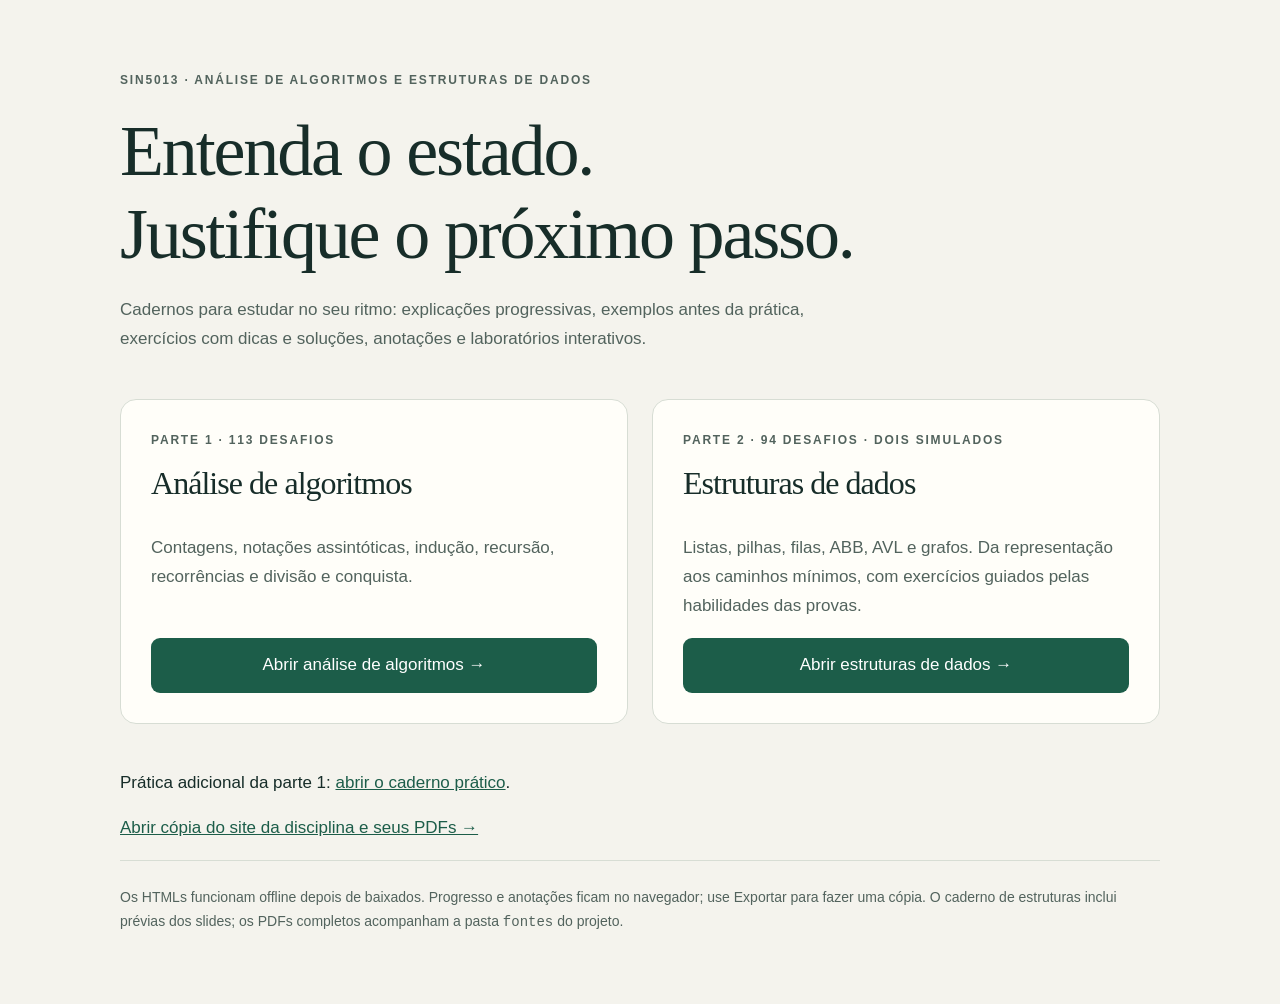
<file: index.html>
<!doctype html>
<html lang="pt-BR"><head><meta charset="utf-8"><meta name="viewport" content="width=device-width,initial-scale=1"><title>SIN5013 · Cadernos de estudo</title><meta name="description" content="Cadernos offline de análise de algoritmos e estruturas de dados de SIN5013."><style>
:root{color-scheme:light}*{box-sizing:border-box}body{margin:0;background:#f4f3ed;color:#172d29;font:17px/1.7 Inter,Segoe UI,Arial,sans-serif}main{max-width:1100px;padding:70px 30px;margin:auto}.eyebrow{font-size:12px;font-weight:700;letter-spacing:.15em;color:#52635d}h1,h2{font-family:Georgia,serif;font-weight:500;line-height:1.15;letter-spacing:-.03em}h1{font-size:clamp(42px,7vw,72px);margin:20px 0}h2{font-size:32px;margin:15px 0}.intro{max-width:690px;color:#52635d}.grid{display:grid;grid-template-columns:1fr 1fr;gap:24px;margin:45px 0}.card{background:#fffef9;border:1px solid #d7ddd4;border-radius:16px;padding:30px;display:flex;flex-direction:column}.card p{color:#52635d}.card a{margin-top:auto;display:block;text-align:center;background:#1c5d49;color:white;padding:13px 18px;border-radius:9px;text-decoration:none}a{color:#1c5d49}a:focus-visible{outline:3px solid #be8a28;outline-offset:4px}footer{border-top:1px solid #d7ddd4;padding-top:25px;font-size:14px;color:#52635d}@media(max-width:700px){main{padding:38px 22px}.grid{grid-template-columns:1fr}.card{padding:24px}}
</style></head><body><main><div class="eyebrow">SIN5013 · ANÁLISE DE ALGORITMOS E ESTRUTURAS DE DADOS</div><h1>Entenda o estado.<br>Justifique o próximo passo.</h1><p class="intro">Cadernos para estudar no seu ritmo: explicações progressivas, exemplos antes da prática, exercícios com dicas e soluções, anotações e laboratórios interativos.</p><div class="grid"><article class="card"><div class="eyebrow">PARTE 1 · 113 DESAFIOS</div><h2>Análise de algoritmos</h2><p>Contagens, notações assintóticas, indução, recursão, recorrências e divisão e conquista.</p><a href="SIN5013-estudo.html">Abrir análise de algoritmos →</a></article><article class="card"><div class="eyebrow">PARTE 2 · 94 DESAFIOS · DOIS SIMULADOS</div><h2>Estruturas de dados</h2><p>Listas, pilhas, filas, ABB, AVL e grafos. Da representação aos caminhos mínimos, com exercícios guiados pelas habilidades das provas.</p><a href="SIN5013-estruturas-de-dados.html">Abrir estruturas de dados →</a></article></div><p>Prática adicional da parte 1: <a href="SIN5013-caderno-pratico-v2.html">abrir o caderno prático</a>.</p><p><a href="site-disciplina/">Abrir cópia do site da disciplina e seus PDFs →</a></p><footer>Os HTMLs funcionam offline depois de baixados. Progresso e anotações ficam no navegador; use Exportar para fazer uma cópia. O caderno de estruturas inclui prévias dos slides; os PDFs completos acompanham a pasta <code>fontes</code> do projeto.</footer></main></body></html>
</file>
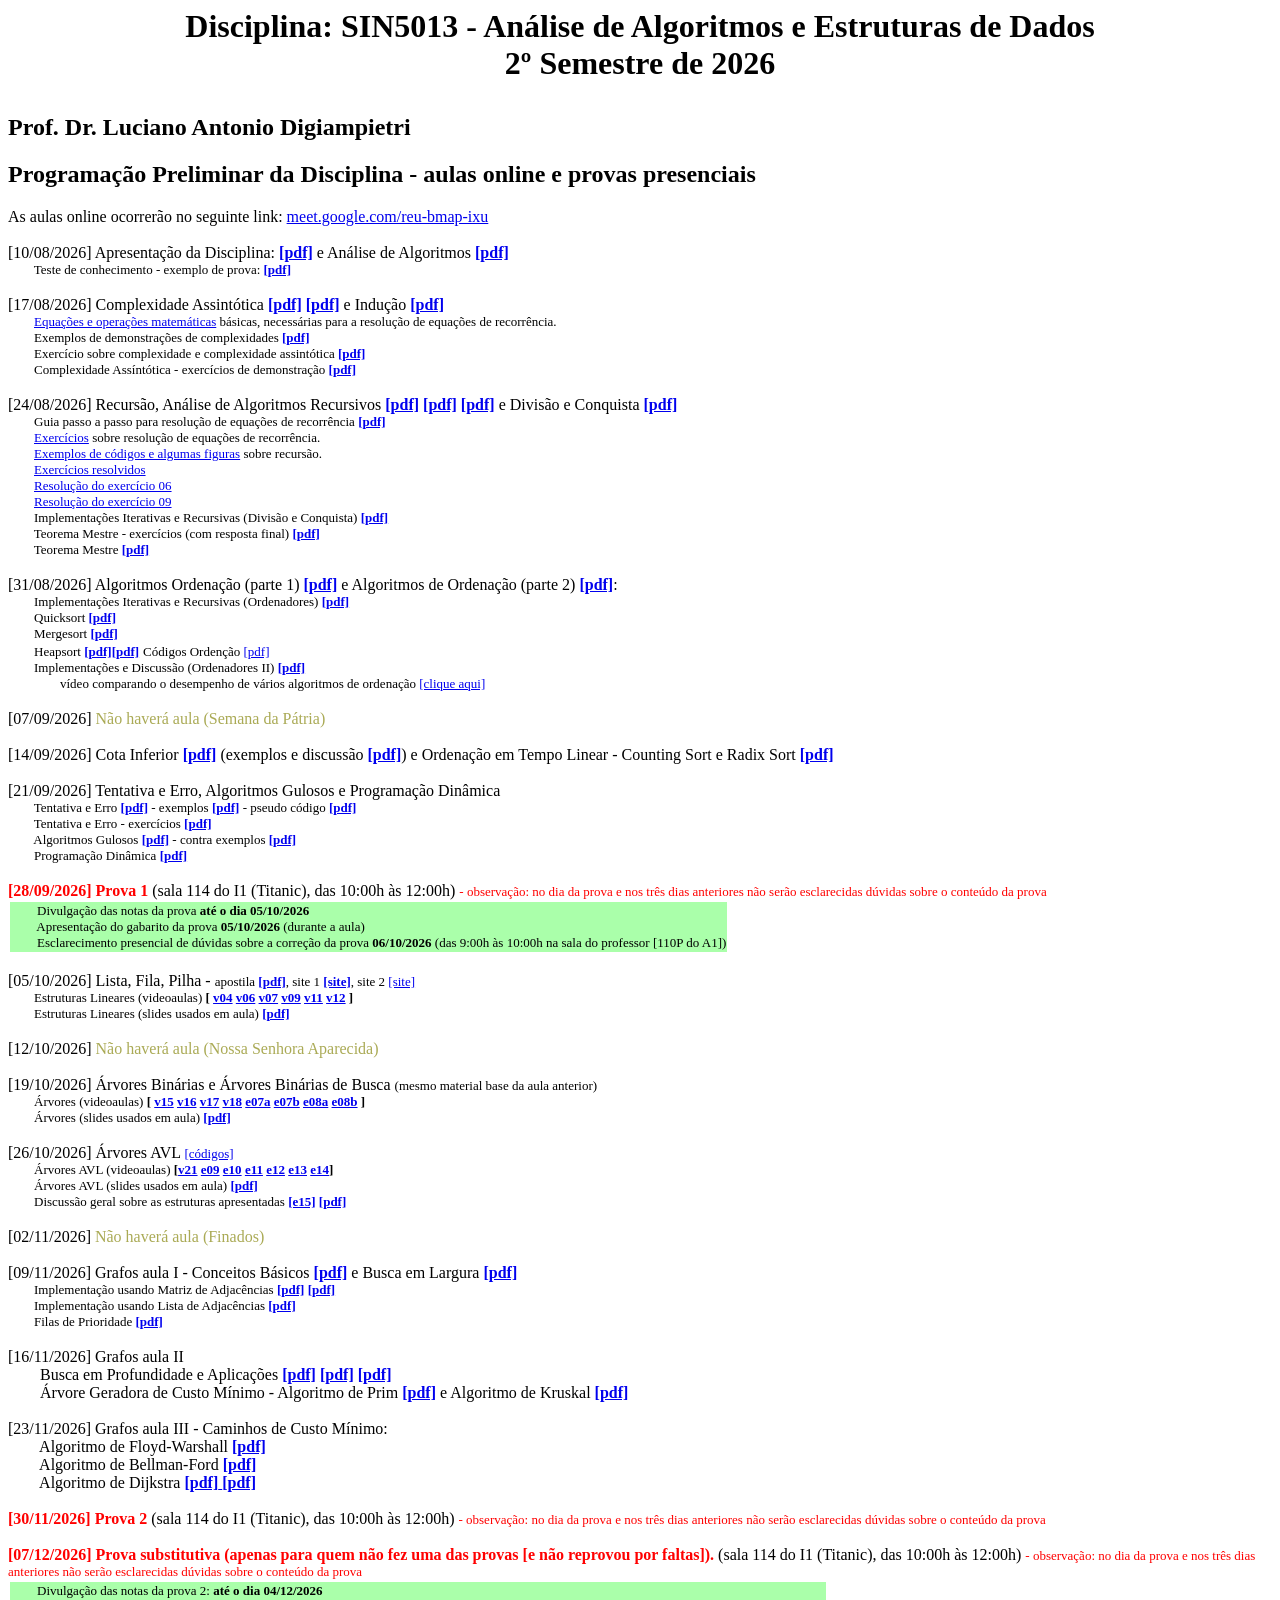
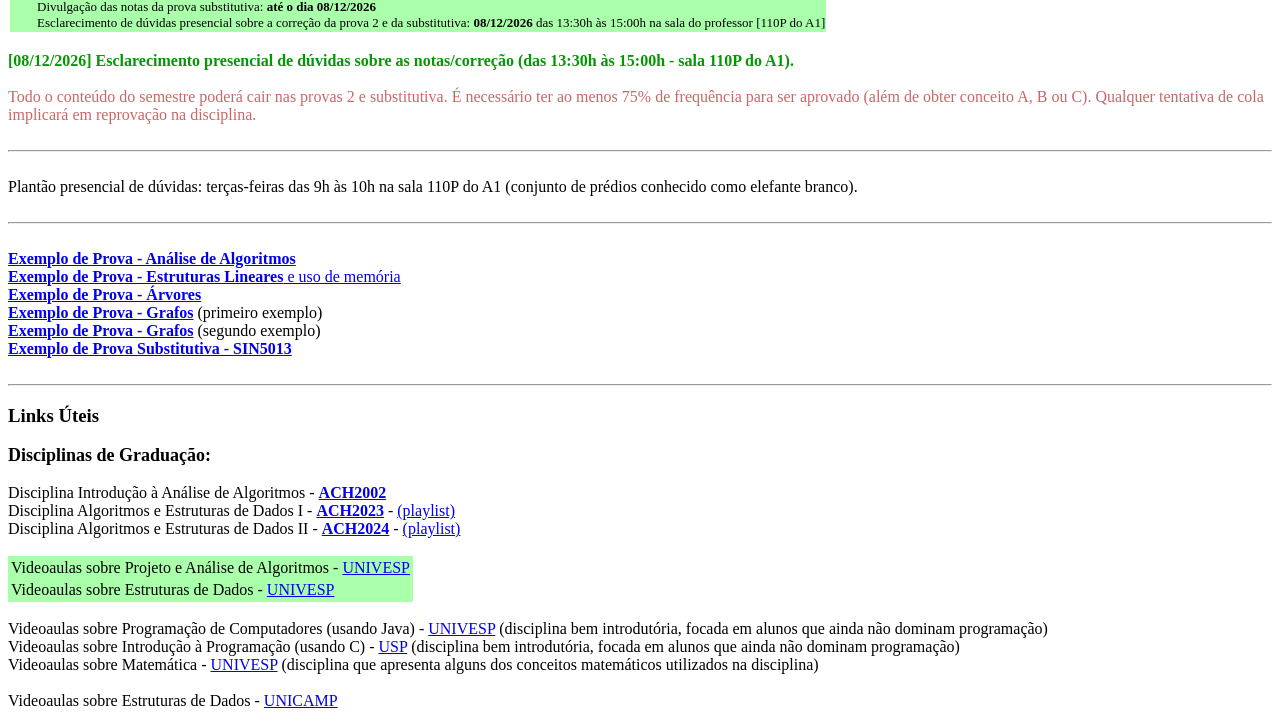
<file: site-disciplina/index.html>
<html><head><meta http-equiv="Content-Type" content="text/html; charset=utf-8"><title>SIN5013 - 2º Semestre de 2026</title></head><body>

  <center><b><font size="+3">
  <p>Disciplina: SIN5013 - Análise de Algoritmos e Estruturas de Dados<br>2º Semestre de 2026</p>
  </font></b></center>
<b>  </b><p><b><font size="+2">
    Prof. Dr. Luciano Antonio Digiampietri</font></b></p>

<!--
	<b><font color=#55CC55 size=4>Notas e Frequências: <a href="Notas.pdf">[pdf]</a></font></b><br>
	<br>
	-->
	<h2>Programação Preliminar da Disciplina - aulas online e provas presenciais</h2>
	
	As aulas online ocorrerão no seguinte link: <a href="https://meet.google.com/reu-bmap-ixu">meet.google.com/reu-bmap-ixu</a>
		
	<br><br>[10/08/2026] Apresentação da Disciplina: <a href="SIN5013-2026.pdf"><b>[pdf]</b></a> e Análise de Algoritmos <a href="ACH2002/aula02.pdf"><b>[pdf]</b></a>
	<br><font size="-1">&nbsp; &nbsp; &nbsp; &nbsp; Teste de conhecimento - exemplo de prova: <a href="Prova0.pdf"><b>[pdf]</a></b><!--, gabarito: <a href="Prova0_gabarito.pdf"><b>[pdf]</a></b>--> </font>
	<br>
	

	
	<br>[17/08/2026] Complexidade Assintótica <a href="ACH2002/aula03.pdf"><b>[pdf]</b></a> <a href="ACH2002/aula04.pdf"><b>[pdf]</b></a> e Indução <a href="ACH2002/aula05.pdf"><b>[pdf]</b></a>
	<br><font size="-1">&nbsp; &nbsp; &nbsp; &nbsp; <a href="ACH2002/ConceitosBasicos.pdf">Equações e operações matemáticas</a> básicas, necessárias para a resolução de equações de recorrência.</font>
	<br><font size="-1">&nbsp; &nbsp; &nbsp; &nbsp; Exemplos de demonstrações de complexidades <a href="ACH2002/ExemplosComplexidadeAssintotica.pdf"><b>[pdf]</b></a></font>
	<br><font size="-1">&nbsp; &nbsp; &nbsp; &nbsp; Exercício sobre complexidade e complexidade assintótica <a href="ACH2002/ExercicioComplexidadeAssintotica.pdf"><b>[pdf]</b></a></font>
	<br><font size="-1">&nbsp; &nbsp; &nbsp; &nbsp; Complexidade Assíntótica - exercícios de demonstração <a href="ACH2002/complexidadeAssintotica_exercicios.pdf"><b>[pdf]</b></a></font>

<!--	<br><font size="-1">&nbsp; &nbsp; &nbsp; &nbsp; Exemplos de demonstrações de complexidades <a href="02-ExemplosComplexidadeAssintotica.pdf"><b>[pdf]</b></a></font>
	<br><font size="-1">&nbsp; &nbsp; &nbsp; &nbsp; Discussão sobre o exercício do final da aula <a href="ExercicioComplexidadeAssintotica_Discussao.pdf"><b>[pdf]</b></a></font>
		<br><font size="-1">&nbsp; &nbsp; &nbsp; &nbsp; Complexidade Assíntótica - exercícios de demonstração <a href="02-complexidadeAssintotica_exercicios.pdf"><b>[pdf]</b></a></font>
	<br>
-->	
	<!-- <h2><font color="#0000ff">Programação Preliminar da Disciplina</font></h2> -->

	
	<br><br>[24/08/2026] Recursão, Análise de Algoritmos Recursivos <a href="ACH2002/aula06.pdf"><b>[pdf]</b></a> <a href="ACH2002/aula07.pdf"><b>[pdf]</b></a> <a href="ACH2002/aula09.pdf"><b>[pdf]</b></a> e Divisão e Conquista <a href="ACH2002/aula10.pdf"><b>[pdf]</b></a>
	<br><font size="-1">&nbsp; &nbsp; &nbsp; &nbsp; Guia passo a passo para resolução de equações de recorrência <a href="resolucaoEquacaoDeRecorrencia.pdf"><b>[pdf]</b></a></font>

	<br><font size="-1">&nbsp; &nbsp; &nbsp; &nbsp; <a href="ACH2002/ExerciciosResolucaoDeEquacoesDeRecorrencia.pdf">Exercícios</a> sobre resolução de equações de recorrência.</font>
	<br><font size="-1">&nbsp; &nbsp; &nbsp; &nbsp; <a href="04-inducaoII_exemplos.pdf">Exemplos de códigos e algumas figuras</a> sobre recursão.</font>
	<br><font size="-1">&nbsp; &nbsp; &nbsp; &nbsp; <a href="04-ResolucoesDuranteAAula.pdf">Exercícios resolvidos</a> </font>
	<br><font size="-1">&nbsp; &nbsp; &nbsp; &nbsp; <a href="04-ResolucaoEquacaoRecorrencia06.pdf">Resolução do exercício 06</a></font>
	<br><font size="-1">&nbsp; &nbsp; &nbsp; &nbsp; <a href="04-ResolucaoEquacaoRecorrencia09.pdf">Resolução do exercício 09</a></font>
	<br><font size="-1">&nbsp; &nbsp; &nbsp; &nbsp; Implementações Iterativas e Recursivas (Divisão e Conquista) <a href="05-divisaoEConquista_exemplos.pdf"><b>[pdf]</b></a></font>
	<br><font size="-1">&nbsp; &nbsp; &nbsp; &nbsp; Teorema Mestre - exercícios (com resposta final) <a href="ACH2002/divisaoEConquista_exercicios.pdf"><b>[pdf]</b></a></font>	
	<br><font size="-1">&nbsp; &nbsp; &nbsp; &nbsp; Teorema Mestre <a href="TeoremaMestre.pdf"><b>[pdf]</b></a></font>
	
	
	<br><br>[31/08/2026] Algoritmos Ordenação (parte 1) <a href="ACH2002/aula15.pdf"><b>[pdf]</b></a> e Algoritmos de Ordenação (parte 2) <a href="ACH2002/aula16.pdf"><b>[pdf]</b></a>:
	<br><font size="-1">&nbsp; &nbsp; &nbsp; &nbsp; Implementações Iterativas e Recursivas (Ordenadores) <a href="06-ordenacao_exemplos.pdf"><b>[pdf]</b></a></font>
    <br><font size="-1">&nbsp; &nbsp; &nbsp; &nbsp; Quicksort <a href="ACH2002/aula17.pdf"><b>[pdf]</b></a></font>
    	<br><font size="-1">&nbsp; &nbsp; &nbsp; &nbsp; Mergesort <a href="ACH2002/aula18.pdf"><b>[pdf]</b></a></font>
    <br><font size="-1">&nbsp; &nbsp; &nbsp; &nbsp; Heapsort <a href="ACH2002/aula19.pdf"><b>[pdf]</b></a><a href="ACH2002/aula20.pdf"><b>[pdf]</b></a></font>
	<font size=-1>Códigos Ordenção <a href="CodigosOrdenacao.pdf">[pdf]</a></font>
	<br><font size="-1">&nbsp; &nbsp; &nbsp; &nbsp; Implementações e Discussão (Ordenadores II) <a href="07-ordenacao_exemplosII.pdf"><b>[pdf]</b></a></font>
	<br><font size="-1">&nbsp; &nbsp; &nbsp; &nbsp; &nbsp; &nbsp; &nbsp; &nbsp; vídeo comparando o desempenho de vários algoritmos de ordenação <a href="https://www.youtube.com/watch?v=ZZuD6iUe3Pc">[clique aqui]</a></font>
	

	<br><br>[07/09/2026] <font color=#AAAA55>Não haverá aula (Semana da Pátria)</font>
	

	<br><br>[14/09/2026] Cota Inferior <a href="ACH2002/aula21.pdf"><b>[pdf]</b></a> (exemplos e discussão <a href="10-cotaInferior_exemplos.pdf"><b>[pdf]</b></a>) e Ordenação em Tempo Linear - Counting Sort e Radix Sort <a href="ACH2002/aula22.pdf"><b>[pdf]</b></a>
<!--	<br><font size="-1">&nbsp; &nbsp; &nbsp; &nbsp; Ordenação em Tempo Linear (material alternativo)<a href="11-tempoLinear.pdf"><b>[pdf]</b></a>
	<br><font size="-1">&nbsp; &nbsp; &nbsp; &nbsp; Código fonte de alguns algoritmos de ordenação em Java <a href="https://www.each.usp.br/digiampietri/SIN5013/AlgoritmosDeOrdenacao.zip"><b>[zip]</b></a></font></font>
	<br>
	-->
	
	<br><br>[21/09/2026] Tentativa e Erro, Algoritmos Gulosos e Programação Dinâmica
	<br><font size="-1">&nbsp; &nbsp; &nbsp; &nbsp; Tentativa e Erro <a href="ACH2002/aula11.pdf"><b>[pdf]</b></a> - exemplos <a href="ACH2002/aula12.pdf"><b>[pdf]</b></a>
	- pseudo código <a href="TentativaEErro_pseudoCodigo.pdf"><b>[pdf]</b></a>
			<br><font size="-1">&nbsp; &nbsp; &nbsp; &nbsp; Tentativa e Erro - exercícios <a href="12-tentativaEErro_exercicios.pdf"><b>[pdf]</b></a></font>
    <br><font size="-1">&nbsp; &nbsp; &nbsp; &nbsp; Algoritmos Gulosos <a href="ACH2002/aula13.pdf"><b>[pdf]</b></a></font> - contra exemplos <a href="13-algoritmosGulosos_MochilaBinaria_ContraExemplos.pdf"><b>[pdf]</b></a>
    <br><font size="-1">&nbsp; &nbsp; &nbsp; &nbsp; Programação Dinâmica <a href="ACH2002/aula23.pdf"><b>[pdf]</b></a></font></font>
    
    
<!--    <br><font size="-1">&nbsp; &nbsp; &nbsp; &nbsp; Algoritmos gulosos (material alternativo) <a href="14-algoritmosGulosos2.pdf"><b>[pdf]</b></a></font></font>-->

	
	
	
	<br><br><b><font color="#FF0000">[28/09/2026] Prova 1</font></b> (sala 114 do I1 (Titanic), das 10:00h às 12:00h)<font color="#FF0000"> <font size="-1"> - observação: no dia da prova e nos três dias anteriores não serão esclarecidas dúvidas sobre o conteúdo da prova</font></font>
	<table border="0"><tbody><tr><td bgcolor="#AAFFAA">
		<font size="-1">&nbsp; &nbsp; &nbsp; &nbsp; Divulgação das notas da prova <b>até o dia 05/10/2026</b></font>
		<br><font size="-1">&nbsp; &nbsp; &nbsp; &nbsp; Apresentação do gabarito da prova <b>05/10/2026</b> (durante a aula)</font> 
		<br><font size="-1">&nbsp; &nbsp; &nbsp; &nbsp; Esclarecimento presencial de dúvidas sobre a correção da prova <b>06/10/2026</b> (das 9:00h às 10:00h na sala do professor [110P do A1])</font> 
	</td></tr></tbody></table>

	
	<!-- &nbsp; &nbsp; &nbsp; &nbsp; &nbsp; &nbsp; &nbsp; <b><font color=#00CC00>Notas da Prova 1: <a href="Notas.pdf">[pdf]</a></font></b><br> -->
	

	<br>[05/10/2026] Lista, Fila, Pilha - <font size=-1>apostila <a href="ACH2023.pdf"><b>[pdf]</b></a>, site 1 <a href="https://www.each.usp.br/digiampietri/ed"><b>[site]</b></a>, site 2 <a href="https://www.each.usp.br/digiampietri/ACH2023/">[site]</a></font>
	<br><font size="-1">&nbsp; &nbsp; &nbsp; &nbsp; Estruturas Lineares (videoaulas) <b>[
		<a href="https://www.youtube.com/watch?v=iBoWPFDQC_I&list=PLxI8Can9yAHf8k8LrUePyj0y3lLpigGcl&index=4"><b>v04</b></a>
		<a href="https://www.youtube.com/watch?v=C6WOW0L1XO4&list=PLxI8Can9yAHf8k8LrUePyj0y3lLpigGcl&index=6"><b>v06</b></a>
		<a href="https://www.youtube.com/watch?v=bxwIm3F6aaQ&list=PLxI8Can9yAHf8k8LrUePyj0y3lLpigGcl&index=7"><b>v07</b></a>
		<a href="https://www.youtube.com/watch?v=iphqkUNXxek&list=PLxI8Can9yAHf8k8LrUePyj0y3lLpigGcl&index=9"><b>v09</b></a>
		<a href="https://www.youtube.com/watch?v=rIzGHX6ai70&list=PLxI8Can9yAHf8k8LrUePyj0y3lLpigGcl&index=11"><b>v11</b></a>
		<a href="https://www.youtube.com/watch?v=tdRx2UeXBK4&list=PLxI8Can9yAHf8k8LrUePyj0y3lLpigGcl&index=12"><b>v12</b></a>
		]</b></font>
	<br><font size="-1">&nbsp; &nbsp; &nbsp; &nbsp; Estruturas Lineares (slides usados em aula) <a href="15-estruturasLineares.pdf"><b>[pdf]</b></a></font>
	
	

	<br><br>[12/10/2026] <font color=#AAAA55>Não haverá aula (Nossa Senhora Aparecida)</font>
	
	
	<br><br>[19/10/2026] Árvores Binárias e Árvores Binárias de Busca <font size="-1">(mesmo material base da aula anterior)</font> 
	<br><font size="-1">&nbsp; &nbsp; &nbsp; &nbsp; Árvores (videoaulas) <b>[
		<a href="https://www.youtube.com/watch?v=eiMMtyRBYCE&list=PLxI8Can9yAHf8k8LrUePyj0y3lLpigGcl&index=15"><b>v15</b></a>
		<a href="https://www.youtube.com/watch?v=7IKXYhqipK8&list=PLxI8Can9yAHf8k8LrUePyj0y3lLpigGcl&index=16"><b>v16</b></a>
		<a href="https://www.youtube.com/watch?v=O4AqgoO42pc&list=PLxI8Can9yAHf8k8LrUePyj0y3lLpigGcl&index=17"><b>v17</b></a>
		<a href="https://www.youtube.com/watch?v=3koM42vL6js&list=PLxI8Can9yAHf8k8LrUePyj0y3lLpigGcl&index=18"><b>v18</b></a>
		<a href="https://www.youtube.com/watch?v=09YvqMSC6_I&list=PL_JAaU8k6DQXxJ_HL_kiy8_jXzGs6e6EH&index=24">e07a</a>
		<a href="https://www.youtube.com/watch?v=vwYCoBI6aZ0&list=PL_JAaU8k6DQXxJ_HL_kiy8_jXzGs6e6EH&index=25">e07b</a>
		<a href="https://www.youtube.com/watch?v=MUN1wRDJAFU&list=PL_JAaU8k6DQXxJ_HL_kiy8_jXzGs6e6EH&index=26">e08a</a>
		<a href="https://www.youtube.com/watch?v=aAgGLG38KRU&list=PL_JAaU8k6DQXxJ_HL_kiy8_jXzGs6e6EH&index=27">e08b</a>	]</b></font>
	<br><font size="-1">&nbsp; &nbsp; &nbsp; &nbsp; Árvores (slides usados em aula) <a href="16-arvores.pdf"><b>[pdf]</b></a> </font>
	

	<!-- 
	<br>[23/05/2026] Grafos aula I (parte teórica: <a href="17-grafos.pdf"><b>[pdf]</b></a>), Algoritmo de Dijkstra e algumas variações <a href="AlgoritmoDeDijkstra.pdf"><b>[pdf]</b></a>
	<br>
	
	<br>[30/05/2026] Grafos aula II (algumas implementações: <a href="AlgumasImplementacoes.pdf"><b>[pdf]</b></a>)

	<br><br>[06/06/2026] Esclarecimento de dúvidas
-->


	<br><br>[26/10/2026] Árvores AVL <font size="-1"><a href="https://www.each.usp.br/digiampietri/ACH2023/">[códigos]</a></font> 
	<br><font size="-1">&nbsp; &nbsp; &nbsp; &nbsp; Árvores AVL (videoaulas) <b>[<a href="https://www.youtube.com/watch?v=YkF76cOgtMQ&list=PL_JAaU8k6DQXxJ_HL_kiy8_jXzGs6e6EH&index=30">v21</a> <a href="https://www.youtube.com/watch?v=9PwMFRk0hMM&list=PL_JAaU8k6DQXxJ_HL_kiy8_jXzGs6e6EH&index=31">e09</a> <a href="https://www.youtube.com/watch?v=LN2uj3coFjs&list=PL_JAaU8k6DQXxJ_HL_kiy8_jXzGs6e6EH&index=32">e10</a> <a href="https://www.youtube.com/watch?v=zhClkSUQBlQ&list=PL_JAaU8k6DQXxJ_HL_kiy8_jXzGs6e6EH&index=33">e11</a> <a href="https://www.youtube.com/watch?v=E9At-wYrukM&list=PL_JAaU8k6DQXxJ_HL_kiy8_jXzGs6e6EH&index=34">e12</a> <a href="https://www.youtube.com/watch?v=VPG2ak63F08&list=PL_JAaU8k6DQXxJ_HL_kiy8_jXzGs6e6EH&index=35">e13</a> <a href="https://www.youtube.com/watch?v=Pr6Se_3LUoY&list=PL_JAaU8k6DQXxJ_HL_kiy8_jXzGs6e6EH&index=36">e14</a>]</b>
	<br>&nbsp; &nbsp; &nbsp; &nbsp; Árvores AVL (slides usados em aula) <a href="16-arvoresAVL.pdf"><b>[pdf]</b></a>
	<br>&nbsp; &nbsp; &nbsp; &nbsp; Discussão geral sobre as estruturas apresentadas <a href="https://www.youtube.com/watch?v=C7ada4NsEr4&list=PL_JAaU8k6DQXxJ_HL_kiy8_jXzGs6e6EH&index=37"><b>[e15]</b></a> <a href="ACH2023/e15.pdf"><b>[pdf]</b></a>	</font>

<!--	<br>[16/11/2026] <font color=#AAAA55>Não haverá aula (Recesso Consagração ao Funcionário Público)</font> -->
	
		<br><br>[02/11/2026] <font color=#AAAA55>Não haverá aula (Finados)</font>



	<br><br>[09/11/2026] Grafos aula I - Conceitos Básicos <a href="ACH2024/aula02.pdf"><b>[pdf]</b></a> e Busca em Largura <a href="ACH2024/aula08.pdf"><b>[pdf]</b></a>
	<font size="-1">
	<br>&nbsp; &nbsp; &nbsp; &nbsp; Implementação usando Matriz de Adjacências <a href="ACH2024/aula03.pdf"><b>[pdf]</b></a> <a href="ACH2024/aula04.pdf"><b>[pdf]</b></a>
	<br>&nbsp; &nbsp; &nbsp; &nbsp; Implementação usando Lista de Adjacências <a href="ACH2024/aula05.pdf"><b>[pdf]</b></a> 
	<br>&nbsp; &nbsp; &nbsp; &nbsp; Filas de Prioridade <a href="ACH2024/aula09.pdf"><b>[pdf]</b></a></font>

<br><br>[16/11/2026] Grafos aula II
	<br>&nbsp; &nbsp; &nbsp; &nbsp; Busca em Profundidade e Aplicações <a href="ACH2024/aula06.pdf"><b>[pdf]</b></a> <a href="ACH2024/aula07.pdf"><b>[pdf]</b></a></font> <a href="ACH2024/aula07cont.pdf"><b>[pdf]</b></a></font>
	<br>&nbsp; &nbsp; &nbsp; &nbsp; Árvore Geradora de Custo Mínimo - Algoritmo de Prim <a href="ACH2024/aula10.pdf"><b>[pdf]</b></a> e Algoritmo de Kruskal <a href="ACH2024/aula11.pdf"><b>[pdf]</b></a>
	
	
	 <br><br>[23/11/2026] Grafos aula III - Caminhos de Custo Mínimo:
	<br>&nbsp; &nbsp; &nbsp; &nbsp; Algoritmo de Floyd-Warshall <a href="ACH2024/aula12.pdf"><b>[pdf]</b></a>
	<br>&nbsp; &nbsp; &nbsp; &nbsp; Algoritmo de Bellman-Ford <a href="ACH2024/aula13.pdf"><b>[pdf]</b></a>
	<br>&nbsp; &nbsp; &nbsp; &nbsp; Algoritmo de Dijkstra <a href="ACH2024/aula14.pdf"><b>[pdf]</b> <a href="ACH2024/aula15.pdf"><b>[pdf]</b></a>
	
	
	<!--
	<br><br>[01/06/2026] Esclarecimento de dúvidas sobre conteúdo que cairá na prova <a href="ExemploDeProva.pdf"><b>(exemplo de prova)</b></a>
	<br>-->
	

	<!-- 	<br><br>
	
	<h2><font color="#FF0000">Provas presenciais sujeitas à retomada das atividades presenciais</font></h2> -->
	
	<!-- <br><br>[21/06/2026] Esclarecimento de dúvidas sobre o conteúdo do semestre (das 10:00h às 12:00h) -->
	
	<!-- <br><br><b><font color="#FF0000">[28/06/2026] Prova Única (das 15:00h às 16:15h).</font></b><font color="#FF0000"> <font size="-1"> - observação: no dia da prova e nos seis dias anteriores não são esclarecidas dúvidas sobre o conteúdo da prova</font></font> -->
	
		
	<br><br><b><font color="#FF0000">[30/11/2026] Prova 2</font></b> (sala 114 do I1 (Titanic), das 10:00h às 12:00h)<font color="#FF0000"> <font size="-1"> - observação: no dia da prova e nos três dias anteriores não serão esclarecidas dúvidas sobre o conteúdo da prova</font></font>

	
	<!-- <br><br>[<s>22/06/2026</s>] Apresentação do gabarito da Prova Única e esclarecimento de dúvidas -->
	
	<!-- <br><br><b><font color="#FF0000">[05/07/2026] Prova Substitutiva - apenas para quem não fez/entregou a Prova Única (das 15:00h às 16:15h).</font></b><font color="#FF0000"> <font size="-1"> - observação: no dia da prova e nos seis dias anteriores não são esclarecidas dúvidas sobre o conteúdo da prova</font></font> -->
	
	<br><br><b><font color="#FF0000">[07/12/2026] Prova substitutiva (apenas para quem não fez uma das provas [e não reprovou por faltas]).</font></b> (sala 114 do I1 (Titanic), das 10:00h às 12:00h)<font color="#FF0000"> <font size="-1"> - observação: no dia da prova e nos três dias anteriores não serão esclarecidas dúvidas sobre o conteúdo da prova</font></font>
		<table border="0"><tbody><tr><td bgcolor="#AAFFAA">
		<font size="-1">&nbsp; &nbsp; &nbsp; &nbsp; Divulgação das notas da prova 2: <b>até o dia 04/12/2026</b></font>
		<br><font size="-1">&nbsp; &nbsp; &nbsp; &nbsp; Divulgação das notas da prova substitutiva: <b>até o dia 08/12/2026</b></font>
		<br><font size="-1">&nbsp; &nbsp; &nbsp; &nbsp; Esclarecimento de dúvidas presencial sobre a correção da prova 2 e da substitutiva: <b>08/12/2026</b> das 13:30h às 15:00h na sala do professor [110P do A1]</font> 

	</td></tr></tbody></table>
	
	<br><b><font color="#009900">[08/12/2026] Esclarecimento presencial de dúvidas sobre as notas/correção (das 13:30h às 15:00h - sala 110P do A1).</font>	</b>
	
	<br><br><font color="cc6666">Todo o conteúdo do semestre poderá cair nas provas 2 e substitutiva. É necessário ter ao menos 75% de frequência para ser aprovado (além de obter conceito A, B ou C). Qualquer tentativa de cola implicará em reprovação na disciplina.</font> 

	<br><br><hr><br>
	
Plantão presencial de dúvidas: terças-feiras das 9h às 10h na sala 110P do A1 (conjunto de prédios conhecido como elefante branco).
	
	<br><br><hr>
	
	<br><a href="ACH2002/ExemploDeProva.pdf"><b>Exemplo de Prova - Análise de Algoritmos</b></a>
	<br><a href="ACH2023_prova1_2018.pdf"><b>Exemplo de Prova - Estruturas Lineares</b> e uso de memória</a>
	<br> <a href="ExemploDeProvaArvores.pdf"><b>Exemplo de Prova - Árvores</b></a>
	<br> <a href="ACH2024/Prova1_Exemplo.pdf"><b>Exemplo de Prova - Grafos</b></a> (primeiro exemplo)
	<br> <a href="ExemploDeQuestoes_Grafo.pdf"><b>Exemplo de Prova - Grafos</b></a> (segundo exemplo)
	<br> <a href="ExemploDeProva.pdf"><b>Exemplo de Prova Substitutiva - SIN5013</b></a>
	
	<br><br>

	<!--
	<br><br><b><font color="#FF0000">[15/06/2026] Segunda prova.</font></b><font color="#FF0000"> <font size="-1"> - observação: na semana da prova não são esclarecidas dúvidas sobre o conteúdo da prova</font></font>

	<br><br><b><font color="#FF0000">[22/06/2026] Prova substitutiva (apenas para quem perdeu uma das provas).</font></b><font color="#FF0000"> <font size="-1"> - observação: na semana da prova não são esclarecidas dúvidas sobre o conteúdo da prova</font></font>
		<table border="0"><tbody><tr><td bgcolor="#AAFFAA">
		<font size="-1">&nbsp; &nbsp; &nbsp; &nbsp; Divulgação das notas da prova 2: <b>até o dia 21/06/2026</b></font>
		<br><font size="-1">&nbsp; &nbsp; &nbsp; &nbsp; Divulgação das notas da prova substitutiva: <b>até o dia 24/06/2026</b></font>
		<br><font size="-1">&nbsp; &nbsp; &nbsp; &nbsp; Esclarecimento de dúvidas sobre a correção da prova 2 e da substitutiva: <b>25/06/2026</b> das 14:00h às 16:00h na sala do professor [110P do A1]</font> 
	</td></tr></tbody></table>
	-->

<!--
	<br><b><font color=#55CC55 size=5>Notas e Frequências: <a href="Notas.pdf">[pdf]</a></font></b><br><br>
	-->
	<hr>
	<h3>Links Úteis</h3>
	<b><font size=+1>Disciplinas de Graduação:</font></b>
	<br><br>Disciplina Introdução à Análise de Algoritmos - <a href="https://www.each.usp.br/digiampietri/ACH2002"><b>ACH2002</b></a>
	<br>Disciplina Algoritmos e Estruturas de Dados I - <a href="https://www.each.usp.br/digiampietri/ACH2023"><b>ACH2023</b></a> - <a href="https://www.youtube.com/playlist?list=PL_JAaU8k6DQXxJ_HL_kiy8_jXzGs6e6EH">(playlist)</a>
	<br>Disciplina Algoritmos e Estruturas de Dados II - <a href="https://www.each.usp.br/digiampietri/ACH2024"><b>ACH2024</b></a> - <a href="https://youtube.com/playlist?list=PL_JAaU8k6DQWM74ymD8VS9jsAnyYr5cXw&si=rSrfuDOVofccc5gs">(playlist)</a>
	<br><br>
	<table bgcolor="#AAFFAA">
	<tr><td>Videoaulas sobre Projeto e Análise de Algoritmos - <a href="https://www.youtube.com/watch?v=kKgWNDAYJOw&list=PLxI8Can9yAHdNN5fpKWRF8bbLG-2P-0LW">UNIVESP</a></td></tr>
	<tr><td>Videoaulas sobre Estruturas de Dados - <a href="https://www.youtube.com/playlist?list=PLxI8Can9yAHf8k8LrUePyj0y3lLpigGcl">UNIVESP</a></td></tr>
	</table>
	
	
	<br>Videoaulas sobre Programação de Computadores (usando Java) - <a href="https://www.youtube.com/playlist?list=PLxI8Can9yAHfK6wdaMUO74lmotAP7J7bi">UNIVESP</a> (disciplina bem introdutória, focada em alunos que ainda não dominam programação)
	<br>Videoaulas sobre Introdução à Programação (usando C) - <a href="https://www.youtube.com/playlist?list=PL_JAaU8k6DQWsh1mt8vwpP8YsH6Xhgq2N">USP</a> (disciplina bem introdutória, focada em alunos que ainda não dominam programação)
	<br>Videoaulas sobre Matemática - <a href="https://www.youtube.com/watch?v=kRbtTfM79Ls&list=PLxI8Can9yAHfkC-n82rUOWb-A6LYi7U4a">UNIVESP</a> (disciplina que apresenta alguns dos conceitos matemáticos utilizados na disciplina)<br>
	
	<br>Videoaulas sobre Estruturas de Dados - <a href="https://www.ic.unicamp.br/~rafael/cursos/2s2018/mc202/index.html">UNICAMP</a>

</body></html>
</file>
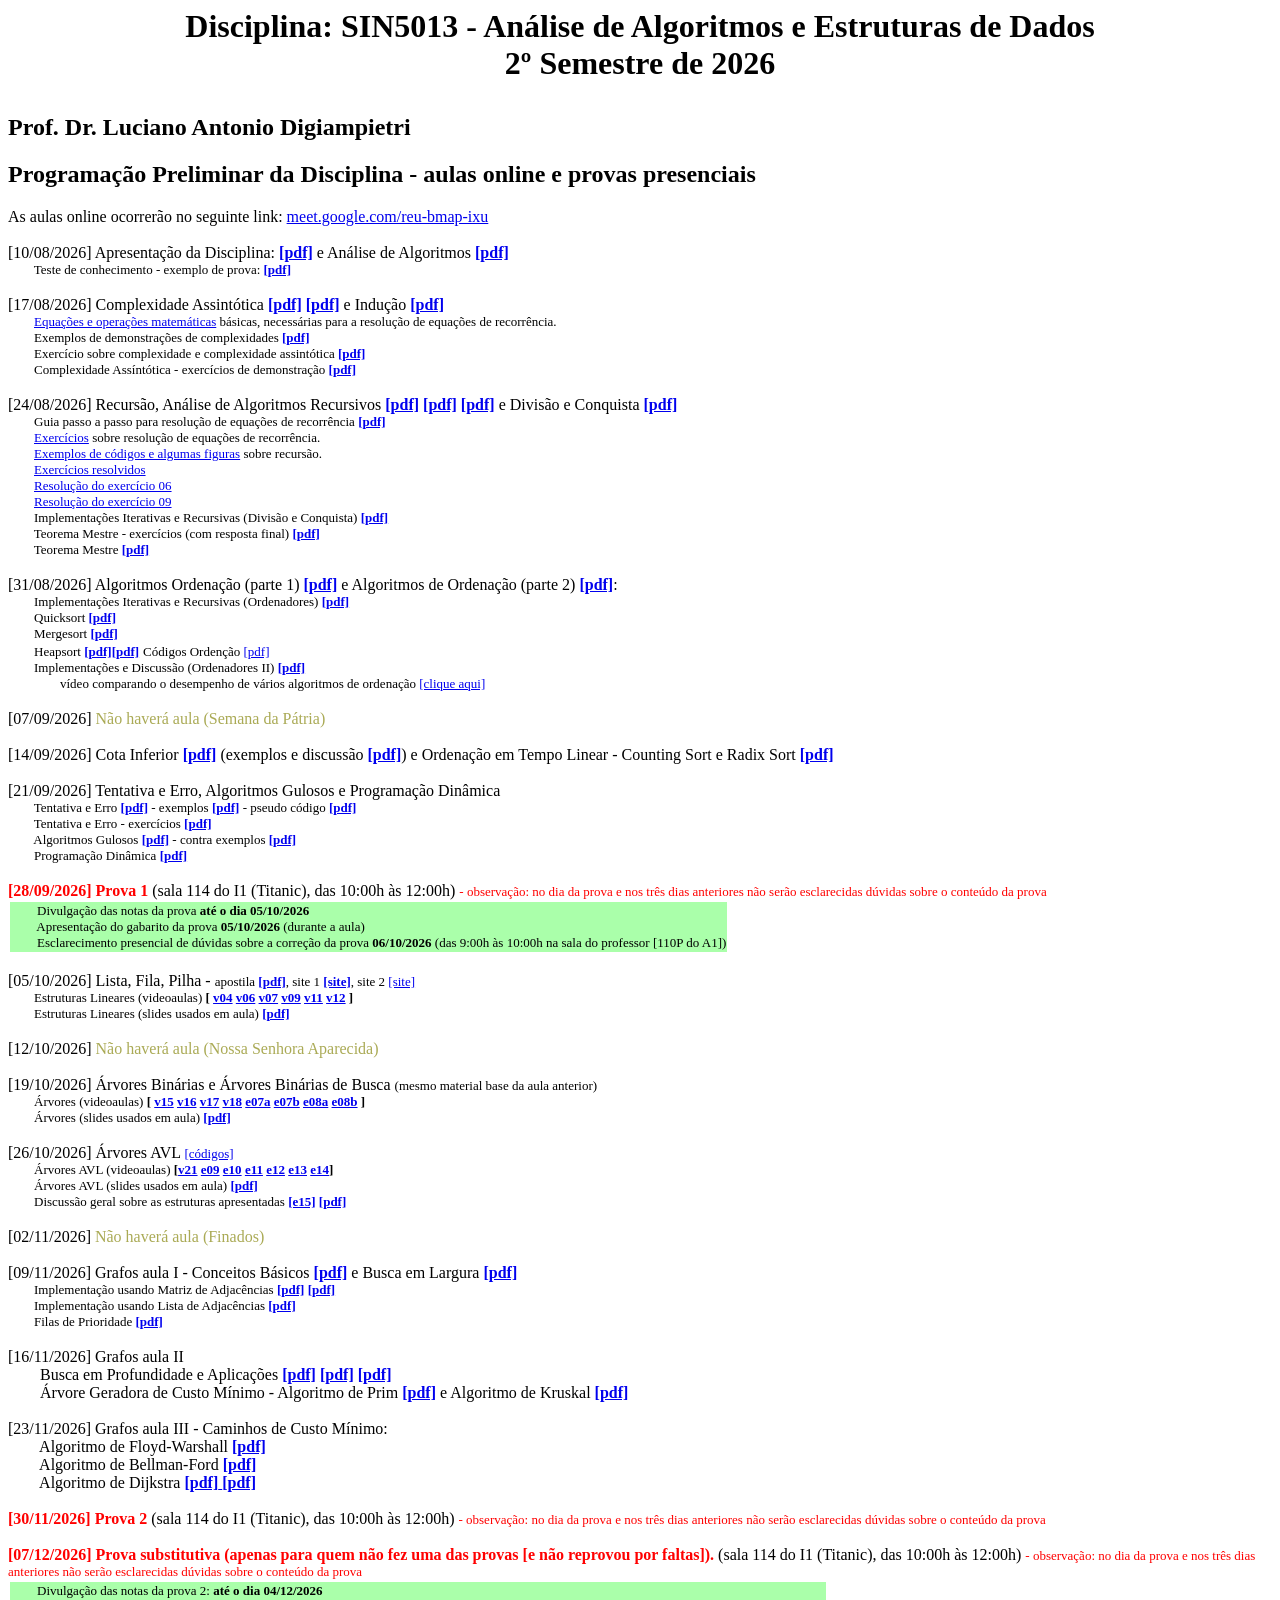
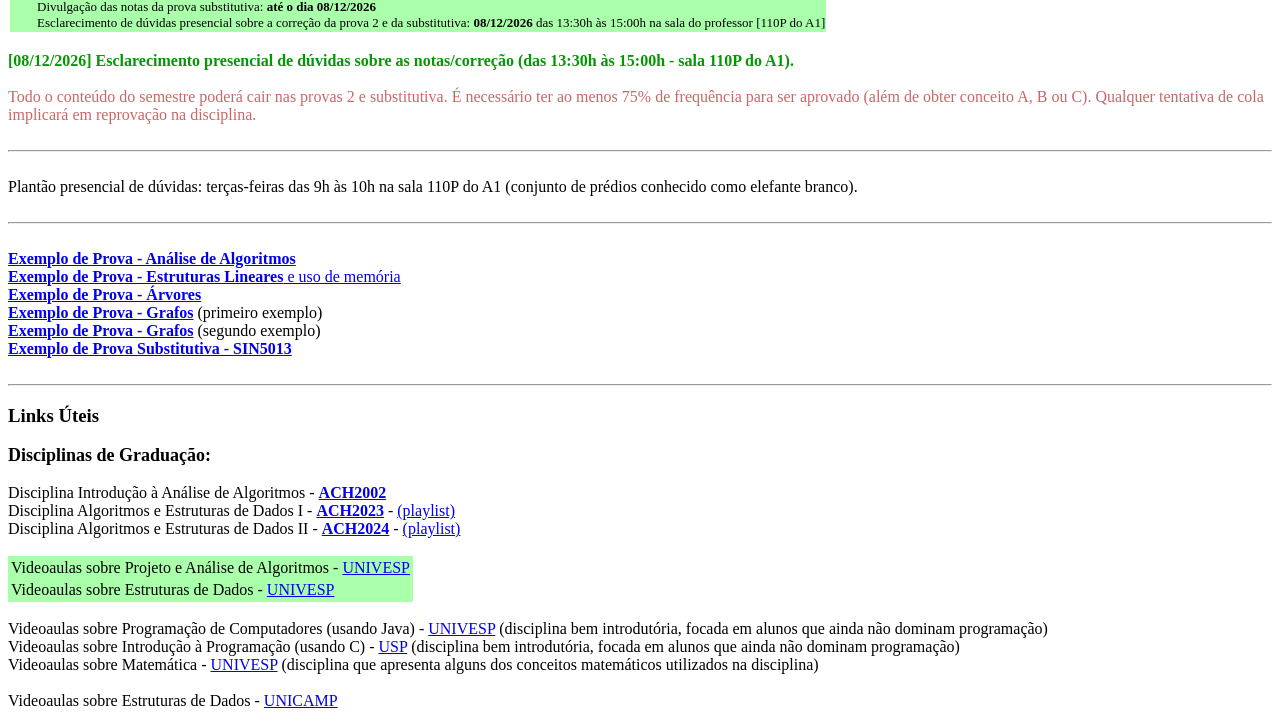
<file: site-disciplina/index-original.html>
<html><head><meta http-equiv="Content-Type" content="text/html; charset=windows-1252"><title>SIN5013 - 2� Semestre de 2026</title></head><body>

  <center><b><font size="+3">
  <p>Disciplina: SIN5013 - An�lise de Algoritmos e Estruturas de Dados<br>2� Semestre de 2026</p>
  </font></b></center>
<b>  </b><p><b><font size="+2">
    Prof. Dr. Luciano Antonio Digiampietri</font></b></p>

<!--
	<b><font color=#55CC55 size=4>Notas e Frequ�ncias: <a href="Notas.pdf">[pdf]</a></font></b><br>
	<br>
	-->
	<h2>Programa��o Preliminar da Disciplina - aulas online e provas presenciais</h2>
	
	As aulas online ocorrer�o no seguinte link: <a href="https://meet.google.com/reu-bmap-ixu">meet.google.com/reu-bmap-ixu</a>
		
	<br><br>[10/08/2026] Apresenta��o da Disciplina: <a href="SIN5013-2026.pdf"><b>[pdf]</b></a> e An�lise de Algoritmos <a href="https://www.each.usp.br/digiampietri/ACH2002/aula02.pdf"><b>[pdf]</b></a>
	<br><font size="-1">&nbsp; &nbsp; &nbsp; &nbsp; Teste de conhecimento - exemplo de prova: <a href="https://www.each.usp.br/digiampietri/SIN5013/Prova0.pdf"><b>[pdf]</a></b><!--, gabarito: <a href="https://www.each.usp.br/digiampietri/SIN5013/Prova0_gabarito.pdf"><b>[pdf]</a></b>--> </font>
	<br>
	

	
	<br>[17/08/2026] Complexidade Assint�tica <a href="https://www.each.usp.br/digiampietri/ACH2002/aula03.pdf"><b>[pdf]</b></a> <a href="https://www.each.usp.br/digiampietri/ACH2002/aula04.pdf"><b>[pdf]</b></a> e Indu��o <a href="https://www.each.usp.br/digiampietri/ACH2002/aula05.pdf"><b>[pdf]</b></a>
	<br><font size="-1">&nbsp; &nbsp; &nbsp; &nbsp; <a href="https://www.each.usp.br/digiampietri/ACH2002/ConceitosBasicos.pdf">Equa��es e opera��es matem�ticas</a> b�sicas, necess�rias para a resolu��o de equa��es de recorr�ncia.</font>
	<br><font size="-1">&nbsp; &nbsp; &nbsp; &nbsp; Exemplos de demonstra��es de complexidades <a href="../ACH2002/ExemplosComplexidadeAssintotica.pdf"><b>[pdf]</b></a></font>
	<br><font size="-1">&nbsp; &nbsp; &nbsp; &nbsp; Exerc�cio sobre complexidade e complexidade assint�tica <a href="../ACH2002/ExercicioComplexidadeAssintotica.pdf"><b>[pdf]</b></a></font>
	<br><font size="-1">&nbsp; &nbsp; &nbsp; &nbsp; Complexidade Ass�nt�tica - exerc�cios de demonstra��o <a href="../ACH2002/complexidadeAssintotica_exercicios.pdf"><b>[pdf]</b></a></font>

<!--	<br><font size="-1">&nbsp; &nbsp; &nbsp; &nbsp; Exemplos de demonstra��es de complexidades <a href="02-ExemplosComplexidadeAssintotica.pdf"><b>[pdf]</b></a></font>
	<br><font size="-1">&nbsp; &nbsp; &nbsp; &nbsp; Discuss�o sobre o exerc�cio do final da aula <a href="ExercicioComplexidadeAssintotica_Discussao.pdf"><b>[pdf]</b></a></font>
		<br><font size="-1">&nbsp; &nbsp; &nbsp; &nbsp; Complexidade Ass�nt�tica - exerc�cios de demonstra��o <a href="02-complexidadeAssintotica_exercicios.pdf"><b>[pdf]</b></a></font>
	<br>
-->	
	<!-- <h2><font color="#0000ff">Programa��o Preliminar da Disciplina</font></h2> -->

	
	<br><br>[24/08/2026] Recurs�o, An�lise de Algoritmos Recursivos <a href="https://www.each.usp.br/digiampietri/ACH2002/aula06.pdf"><b>[pdf]</b></a> <a href="https://www.each.usp.br/digiampietri/ACH2002/aula07.pdf"><b>[pdf]</b></a> <a href="https://www.each.usp.br/digiampietri/ACH2002/aula09.pdf"><b>[pdf]</b></a> e Divis�o e Conquista <a href="https://www.each.usp.br/digiampietri/ACH2002/aula10.pdf"><b>[pdf]</b></a>
	<br><font size="-1">&nbsp; &nbsp; &nbsp; &nbsp; Guia passo a passo para resolu��o de equa��es de recorr�ncia <a href="resolucaoEquacaoDeRecorrencia.pdf"><b>[pdf]</b></a></font>

	<br><font size="-1">&nbsp; &nbsp; &nbsp; &nbsp; <a href="https://www.each.usp.br/digiampietri/ACH2002/ExerciciosResolucaoDeEquacoesDeRecorrencia.pdf">Exerc�cios</a> sobre resolu��o de equa��es de recorr�ncia.</font>
	<br><font size="-1">&nbsp; &nbsp; &nbsp; &nbsp; <a href="04-inducaoII_exemplos.pdf">Exemplos de c�digos e algumas figuras</a> sobre recurs�o.</font>
	<br><font size="-1">&nbsp; &nbsp; &nbsp; &nbsp; <a href="04-ResolucoesDuranteAAula.pdf">Exerc�cios resolvidos</a> </font>
	<br><font size="-1">&nbsp; &nbsp; &nbsp; &nbsp; <a href="04-ResolucaoEquacaoRecorrencia06.pdf">Resolu��o do exerc�cio 06</a></font>
	<br><font size="-1">&nbsp; &nbsp; &nbsp; &nbsp; <a href="04-ResolucaoEquacaoRecorrencia09.pdf">Resolu��o do exerc�cio 09</a></font>
	<br><font size="-1">&nbsp; &nbsp; &nbsp; &nbsp; Implementa��es Iterativas e Recursivas (Divis�o e Conquista) <a href="05-divisaoEConquista_exemplos.pdf"><b>[pdf]</b></a></font>
	<br><font size="-1">&nbsp; &nbsp; &nbsp; &nbsp; Teorema Mestre - exerc�cios (com resposta final) <a href="https://www.each.usp.br/digiampietri/ACH2002/divisaoEConquista_exercicios.pdf"><b>[pdf]</b></a></font>	
	<br><font size="-1">&nbsp; &nbsp; &nbsp; &nbsp; Teorema Mestre <a href="https://www.each.usp.br/digiampietri/SIN5013/TeoremaMestre.pdf"><b>[pdf]</b></a></font>
	
	
	<br><br>[31/08/2026] Algoritmos Ordena��o (parte 1) <a href="https://www.each.usp.br/digiampietri/ACH2002/aula15.pdf"><b>[pdf]</b></a> e Algoritmos de Ordena��o (parte 2) <a href="https://www.each.usp.br/digiampietri/ACH2002/aula16.pdf"><b>[pdf]</b></a>:
	<br><font size="-1">&nbsp; &nbsp; &nbsp; &nbsp; Implementa��es Iterativas e Recursivas (Ordenadores) <a href="06-ordenacao_exemplos.pdf"><b>[pdf]</b></a></font>
    <br><font size="-1">&nbsp; &nbsp; &nbsp; &nbsp; Quicksort <a href="https://www.each.usp.br/digiampietri/ACH2002/aula17.pdf"><b>[pdf]</b></a></font>
    	<br><font size="-1">&nbsp; &nbsp; &nbsp; &nbsp; Mergesort <a href="https://www.each.usp.br/digiampietri/ACH2002/aula18.pdf"><b>[pdf]</b></a></font>
    <br><font size="-1">&nbsp; &nbsp; &nbsp; &nbsp; Heapsort <a href="https://www.each.usp.br/digiampietri/ACH2002/aula19.pdf"><b>[pdf]</b></a><a href="https://www.each.usp.br/digiampietri/ACH2002/aula20.pdf"><b>[pdf]</b></a></font>
	<font size=-1>C�digos Orden��o <a href="CodigosOrdenacao.pdf">[pdf]</a></font>
	<br><font size="-1">&nbsp; &nbsp; &nbsp; &nbsp; Implementa��es e Discuss�o (Ordenadores II) <a href="07-ordenacao_exemplosII"><b>[pdf]</b></a></font>
	<br><font size="-1">&nbsp; &nbsp; &nbsp; &nbsp; &nbsp; &nbsp; &nbsp; &nbsp; v�deo comparando o desempenho de v�rios algoritmos de ordena��o <a href="https://www.youtube.com/watch?v=ZZuD6iUe3Pc">[clique aqui]</a></font>
	

	<br><br>[07/09/2026] <font color=#AAAA55>N�o haver� aula (Semana da P�tria)</font>
	

	<br><br>[14/09/2026] Cota Inferior <a href="https://www.each.usp.br/digiampietri/ACH2002/aula21.pdf"><b>[pdf]</b></a> (exemplos e discuss�o <a href="https://www.each.usp.br/digiampietri/SIN5013/10-cotaInferior_exemplos.pdf"><b>[pdf]</b></a>) e Ordena��o em Tempo Linear - Counting Sort e Radix Sort <a href="https://www.each.usp.br/digiampietri/ACH2002/aula22.pdf"><b>[pdf]</b></a>
<!--	<br><font size="-1">&nbsp; &nbsp; &nbsp; &nbsp; Ordena��o em Tempo Linear (material alternativo)<a href="https://www.each.usp.br/digiampietri/SIN5013/11-tempoLinear.pdf"><b>[pdf]</b></a>
	<br><font size="-1">&nbsp; &nbsp; &nbsp; &nbsp; C�digo fonte de alguns algoritmos de ordena��o em Java <a href="https://www.each.usp.br/digiampietri/SIN5013/AlgoritmosDeOrdenacao.zip"><b>[zip]</b></a></font></font>
	<br>
	-->
	
	<br><br>[21/09/2026] Tentativa e Erro, Algoritmos Gulosos e Programa��o Din�mica
	<br><font size="-1">&nbsp; &nbsp; &nbsp; &nbsp; Tentativa e Erro <a href="https://www.each.usp.br/digiampietri/ACH2002/aula11.pdf"><b>[pdf]</b></a> - exemplos <a href="https://www.each.usp.br/digiampietri/ACH2002/aula12.pdf"><b>[pdf]</b></a>
	- pseudo c�digo <a href="TentativaEErro_pseudoCodigo.pdf"><b>[pdf]</b></a>
			<br><font size="-1">&nbsp; &nbsp; &nbsp; &nbsp; Tentativa e Erro - exerc�cios <a href="12-tentativaEErro_exercicios.pdf"><b>[pdf]</b></a></font>
    <br><font size="-1">&nbsp; &nbsp; &nbsp; &nbsp; Algoritmos Gulosos <a href="https://www.each.usp.br/digiampietri/ACH2002/aula13.pdf"><b>[pdf]</b></a></font> - contra exemplos <a href="13-algoritmosGulosos_MochilaBinaria_ContraExemplos.pdf"><b>[pdf]</b></a>
    <br><font size="-1">&nbsp; &nbsp; &nbsp; &nbsp; Programa��o Din�mica <a href="https://www.each.usp.br/digiampietri/ACH2002/aula23.pdf"><b>[pdf]</b></a></font></font>
    
    
<!--    <br><font size="-1">&nbsp; &nbsp; &nbsp; &nbsp; Algoritmos gulosos (material alternativo) <a href="https://www.each.usp.br/digiampietri/SIN5013/14-algoritmosGulosos2.pdf"><b>[pdf]</b></a></font></font>-->

	
	
	
	<br><br><b><font color="#FF0000">[28/09/2026] Prova 1</font></b> (sala 114 do I1 (Titanic), das 10:00h �s 12:00h)<font color="#FF0000"> <font size="-1"> - observa��o: no dia da prova e nos tr�s dias anteriores n�o ser�o esclarecidas d�vidas sobre o conte�do da prova</font></font>
	<table border="0"><tbody><tr><td bgcolor="#AAFFAA">
		<font size="-1">&nbsp; &nbsp; &nbsp; &nbsp; Divulga��o das notas da prova <b>at� o dia 05/10/2026</b></font>
		<br><font size="-1">&nbsp; &nbsp; &nbsp; &nbsp; Apresenta��o do gabarito da prova <b>05/10/2026</b> (durante a aula)</font> 
		<br><font size="-1">&nbsp; &nbsp; &nbsp; &nbsp; Esclarecimento presencial de d�vidas sobre a corre��o da prova <b>06/10/2026</b> (das 9:00h �s 10:00h na sala do professor [110P do A1])</font> 
	</td></tr></tbody></table>

	
	<!-- &nbsp; &nbsp; &nbsp; &nbsp; &nbsp; &nbsp; &nbsp; <b><font color=#00CC00>Notas da Prova 1: <a href="Notas.pdf">[pdf]</a></font></b><br> -->
	

	<br>[05/10/2026] Lista, Fila, Pilha - <font size=-1>apostila <a href="https://www.each.usp.br/digiampietri/SIN5013/ACH2023.pdf"><b>[pdf]</b></a>, site 1 <a href="https://www.each.usp.br/digiampietri/ed"><b>[site]</b></a>, site 2 <a href="https://www.each.usp.br/digiampietri/ACH2023/">[site]</a></font>
	<br><font size="-1">&nbsp; &nbsp; &nbsp; &nbsp; Estruturas Lineares (videoaulas) <b>[
		<a href="https://www.youtube.com/watch?v=iBoWPFDQC_I&list=PLxI8Can9yAHf8k8LrUePyj0y3lLpigGcl&index=4"><b>v04</b></a>
		<a href="https://www.youtube.com/watch?v=C6WOW0L1XO4&list=PLxI8Can9yAHf8k8LrUePyj0y3lLpigGcl&index=6"><b>v06</b></a>
		<a href="https://www.youtube.com/watch?v=bxwIm3F6aaQ&list=PLxI8Can9yAHf8k8LrUePyj0y3lLpigGcl&index=7"><b>v07</b></a>
		<a href="https://www.youtube.com/watch?v=iphqkUNXxek&list=PLxI8Can9yAHf8k8LrUePyj0y3lLpigGcl&index=9"><b>v09</b></a>
		<a href="https://www.youtube.com/watch?v=rIzGHX6ai70&list=PLxI8Can9yAHf8k8LrUePyj0y3lLpigGcl&index=11"><b>v11</b></a>
		<a href="https://www.youtube.com/watch?v=tdRx2UeXBK4&list=PLxI8Can9yAHf8k8LrUePyj0y3lLpigGcl&index=12"><b>v12</b></a>
		]</b></font>
	<br><font size="-1">&nbsp; &nbsp; &nbsp; &nbsp; Estruturas Lineares (slides usados em aula) <a href="15-estruturasLineares.pdf"><b>[pdf]</b></a></font>
	
	

	<br><br>[12/10/2026] <font color=#AAAA55>N�o haver� aula (Nossa Senhora Aparecida)</font>
	
	
	<br><br>[19/10/2026] �rvores Bin�rias e �rvores Bin�rias de Busca <font size="-1">(mesmo material base da aula anterior)</font> 
	<br><font size="-1">&nbsp; &nbsp; &nbsp; &nbsp; �rvores (videoaulas) <b>[
		<a href="https://www.youtube.com/watch?v=eiMMtyRBYCE&list=PLxI8Can9yAHf8k8LrUePyj0y3lLpigGcl&index=15"><b>v15</b></a>
		<a href="https://www.youtube.com/watch?v=7IKXYhqipK8&list=PLxI8Can9yAHf8k8LrUePyj0y3lLpigGcl&index=16"><b>v16</b></a>
		<a href="https://www.youtube.com/watch?v=O4AqgoO42pc&list=PLxI8Can9yAHf8k8LrUePyj0y3lLpigGcl&index=17"><b>v17</b></a>
		<a href="https://www.youtube.com/watch?v=3koM42vL6js&list=PLxI8Can9yAHf8k8LrUePyj0y3lLpigGcl&index=18"><b>v18</b></a>
		<a href="https://www.youtube.com/watch?v=09YvqMSC6_I&list=PL_JAaU8k6DQXxJ_HL_kiy8_jXzGs6e6EH&index=24">e07a</a>
		<a href="https://www.youtube.com/watch?v=vwYCoBI6aZ0&list=PL_JAaU8k6DQXxJ_HL_kiy8_jXzGs6e6EH&index=25">e07b</a>
		<a href="https://www.youtube.com/watch?v=MUN1wRDJAFU&list=PL_JAaU8k6DQXxJ_HL_kiy8_jXzGs6e6EH&index=26">e08a</a>
		<a href="https://www.youtube.com/watch?v=aAgGLG38KRU&list=PL_JAaU8k6DQXxJ_HL_kiy8_jXzGs6e6EH&index=27">e08b</a>	]</b></font>
	<br><font size="-1">&nbsp; &nbsp; &nbsp; &nbsp; �rvores (slides usados em aula) <a href="16-arvores.pdf"><b>[pdf]</b></a> </font>
	

	<!-- 
	<br>[23/05/2026] Grafos aula I (parte te�rica: <a href="https://www.each.usp.br/digiampietri/SIN5013/17-grafos.pdf"><b>[pdf]</b></a>), Algoritmo de Dijkstra e algumas varia��es <a href="https://www.each.usp.br/digiampietri/SIN5013/AlgoritmoDeDijkstra.pdf"><b>[pdf]</b></a>
	<br>
	
	<br>[30/05/2026] Grafos aula II (algumas implementa��es: <a href="https://www.each.usp.br/digiampietri/SIN5013/AlgumasImplementacoes.pdf"><b>[pdf]</b></a>)

	<br><br>[06/06/2026] Esclarecimento de d�vidas
-->


	<br><br>[26/10/2026] �rvores AVL <font size="-1"><a href="https://www.each.usp.br/digiampietri/ACH2023/">[c�digos]</a></font> 
	<br><font size="-1">&nbsp; &nbsp; &nbsp; &nbsp; �rvores AVL (videoaulas) <b>[<a href="https://www.youtube.com/watch?v=YkF76cOgtMQ&list=PL_JAaU8k6DQXxJ_HL_kiy8_jXzGs6e6EH&index=30">v21</a> <a href="https://www.youtube.com/watch?v=9PwMFRk0hMM&list=PL_JAaU8k6DQXxJ_HL_kiy8_jXzGs6e6EH&index=31">e09</a> <a href="https://www.youtube.com/watch?v=LN2uj3coFjs&list=PL_JAaU8k6DQXxJ_HL_kiy8_jXzGs6e6EH&index=32">e10</a> <a href="https://www.youtube.com/watch?v=zhClkSUQBlQ&list=PL_JAaU8k6DQXxJ_HL_kiy8_jXzGs6e6EH&index=33">e11</a> <a href="https://www.youtube.com/watch?v=E9At-wYrukM&list=PL_JAaU8k6DQXxJ_HL_kiy8_jXzGs6e6EH&index=34">e12</a> <a href="https://www.youtube.com/watch?v=VPG2ak63F08&list=PL_JAaU8k6DQXxJ_HL_kiy8_jXzGs6e6EH&index=35">e13</a> <a href="https://www.youtube.com/watch?v=Pr6Se_3LUoY&list=PL_JAaU8k6DQXxJ_HL_kiy8_jXzGs6e6EH&index=36">e14</a>]</b>
	<br>&nbsp; &nbsp; &nbsp; &nbsp; �rvores AVL (slides usados em aula) <a href="16-arvoresAVL.pdf"><b>[pdf]</b></a>
	<br>&nbsp; &nbsp; &nbsp; &nbsp; Discuss�o geral sobre as estruturas apresentadas <a href="https://www.youtube.com/watch?v=C7ada4NsEr4&list=PL_JAaU8k6DQXxJ_HL_kiy8_jXzGs6e6EH&index=37"><b>[e15]</b></a> <a href="https://www.each.usp.br/digiampietri/ACH2023/e15.pdf"><b>[pdf]</b></a>	</font>

<!--	<br>[16/11/2026] <font color=#AAAA55>N�o haver� aula (Recesso Consagra��o ao Funcion�rio P�blico)</font> -->
	
		<br><br>[02/11/2026] <font color=#AAAA55>N�o haver� aula (Finados)</font>



	<br><br>[09/11/2026] Grafos aula I - Conceitos B�sicos <a href="https://www.each.usp.br/digiampietri/ACH2024/aula02.pdf"><b>[pdf]</b></a> e Busca em Largura <a href="https://www.each.usp.br/digiampietri/ACH2024/aula08.pdf"><b>[pdf]</b></a>
	<font size="-1">
	<br>&nbsp; &nbsp; &nbsp; &nbsp; Implementa��o usando Matriz de Adjac�ncias <a href="https://www.each.usp.br/digiampietri/ACH2024/aula03.pdf"><b>[pdf]</b></a> <a href="https://www.each.usp.br/digiampietri/ACH2024/aula04.pdf"><b>[pdf]</b></a>
	<br>&nbsp; &nbsp; &nbsp; &nbsp; Implementa��o usando Lista de Adjac�ncias <a href="https://www.each.usp.br/digiampietri/ACH2024/aula05.pdf"><b>[pdf]</b></a> 
	<br>&nbsp; &nbsp; &nbsp; &nbsp; Filas de Prioridade <a href="https://www.each.usp.br/digiampietri/ACH2024/aula09.pdf"><b>[pdf]</b></a></font>

<br><br>[16/11/2026] Grafos aula II
	<br>&nbsp; &nbsp; &nbsp; &nbsp; Busca em Profundidade e Aplica��es <a href="https://www.each.usp.br/digiampietri/ACH2024/aula06.pdf"><b>[pdf]</b></a> <a href="https://www.each.usp.br/digiampietri/ACH2024/aula07.pdf"><b>[pdf]</b></a></font> <a href="https://www.each.usp.br/digiampietri/ACH2024/aula07cont.pdf"><b>[pdf]</b></a></font>
	<br>&nbsp; &nbsp; &nbsp; &nbsp; �rvore Geradora de Custo M�nimo - Algoritmo de Prim <a href="https://www.each.usp.br/digiampietri/ACH2024/aula10.pdf"><b>[pdf]</b></a> e Algoritmo de Kruskal <a href="https://www.each.usp.br/digiampietri/ACH2024/aula11.pdf"><b>[pdf]</b></a>
	
	
	 <br><br>[23/11/2026] Grafos aula III - Caminhos de Custo M�nimo:
	<br>&nbsp; &nbsp; &nbsp; &nbsp; Algoritmo de Floyd-Warshall <a href="https://www.each.usp.br/digiampietri/ACH2024/aula12.pdf"><b>[pdf]</b></a>
	<br>&nbsp; &nbsp; &nbsp; &nbsp; Algoritmo de Bellman-Ford <a href="https://www.each.usp.br/digiampietri/ACH2024/aula13.pdf"><b>[pdf]</b></a>
	<br>&nbsp; &nbsp; &nbsp; &nbsp; Algoritmo de Dijkstra <a href="https://www.each.usp.br/digiampietri/ACH2024/aula14.pdf"><b>[pdf]</b> <a href="https://www.each.usp.br/digiampietri/ACH2024/aula15.pdf"><b>[pdf]</b></a>
	
	
	<!--
	<br><br>[01/06/2026] Esclarecimento de d�vidas sobre conte�do que cair� na prova <a href="https://www.each.usp.br/digiampietri/SIN5013/ExemploDeProva.pdf"><b>(exemplo de prova)</b></a>
	<br>-->
	

	<!-- 	<br><br>
	
	<h2><font color="#FF0000">Provas presenciais sujeitas � retomada das atividades presenciais</font></h2> -->
	
	<!-- <br><br>[21/06/2026] Esclarecimento de d�vidas sobre o conte�do do semestre (das 10:00h �s 12:00h) -->
	
	<!-- <br><br><b><font color="#FF0000">[28/06/2026] Prova �nica (das 15:00h �s 16:15h).</font></b><font color="#FF0000"> <font size="-1"> - observa��o: no dia da prova e nos seis dias anteriores n�o s�o esclarecidas d�vidas sobre o conte�do da prova</font></font> -->
	
		
	<br><br><b><font color="#FF0000">[30/11/2026] Prova 2</font></b> (sala 114 do I1 (Titanic), das 10:00h �s 12:00h)<font color="#FF0000"> <font size="-1"> - observa��o: no dia da prova e nos tr�s dias anteriores n�o ser�o esclarecidas d�vidas sobre o conte�do da prova</font></font>

	
	<!-- <br><br>[<s>22/06/2026</s>] Apresenta��o do gabarito da Prova �nica e esclarecimento de d�vidas -->
	
	<!-- <br><br><b><font color="#FF0000">[05/07/2026] Prova Substitutiva - apenas para quem n�o fez/entregou a Prova �nica (das 15:00h �s 16:15h).</font></b><font color="#FF0000"> <font size="-1"> - observa��o: no dia da prova e nos seis dias anteriores n�o s�o esclarecidas d�vidas sobre o conte�do da prova</font></font> -->
	
	<br><br><b><font color="#FF0000">[07/12/2026] Prova substitutiva (apenas para quem n�o fez uma das provas [e n�o reprovou por faltas]).</font></b> (sala 114 do I1 (Titanic), das 10:00h �s 12:00h)<font color="#FF0000"> <font size="-1"> - observa��o: no dia da prova e nos tr�s dias anteriores n�o ser�o esclarecidas d�vidas sobre o conte�do da prova</font></font>
		<table border="0"><tbody><tr><td bgcolor="#AAFFAA">
		<font size="-1">&nbsp; &nbsp; &nbsp; &nbsp; Divulga��o das notas da prova 2: <b>at� o dia 04/12/2026</b></font>
		<br><font size="-1">&nbsp; &nbsp; &nbsp; &nbsp; Divulga��o das notas da prova substitutiva: <b>at� o dia 08/12/2026</b></font>
		<br><font size="-1">&nbsp; &nbsp; &nbsp; &nbsp; Esclarecimento de d�vidas presencial sobre a corre��o da prova 2 e da substitutiva: <b>08/12/2026</b> das 13:30h �s 15:00h na sala do professor [110P do A1]</font> 

	</td></tr></tbody></table>
	
	<br><b><font color="#009900">[08/12/2026] Esclarecimento presencial de d�vidas sobre as notas/corre��o (das 13:30h �s 15:00h - sala 110P do A1).</font>	</b>
	
	<br><br><font color="cc6666">Todo o conte�do do semestre poder� cair nas provas 2 e substitutiva. � necess�rio ter ao menos 75% de frequ�ncia para ser aprovado (al�m de obter conceito A, B ou C). Qualquer tentativa de cola implicar� em reprova��o na disciplina.</font> 

	<br><br><hr><br>
	
Plant�o presencial de d�vidas: ter�as-feiras das 9h �s 10h na sala 110P do A1 (conjunto de pr�dios conhecido como elefante branco).
	
	<br><br><hr>
	
	<br><a href="https://www.each.usp.br/digiampietri/ACH2002/ExemploDeProva.pdf"><b>Exemplo de Prova - An�lise de Algoritmos</b></a>
	<br><a href="https://www.each.usp.br/digiampietri/SIN5013/ACH2023_prova1_2018.pdf"><b>Exemplo de Prova - Estruturas Lineares</b> e uso de mem�ria</a>
	<br> <a href="https://www.each.usp.br/digiampietri/SIN5013/ExemploDeProvaArvores.pdf"><b>Exemplo de Prova - �rvores</b></a>
	<br> <a href="https://www.each.usp.br/digiampietri/ACH2024/Prova1_Exemplo.pdf"><b>Exemplo de Prova - Grafos</b></a> (primeiro exemplo)
	<br> <a href="ExemploDeQuestoes_Grafo.pdf"><b>Exemplo de Prova - Grafos</b></a> (segundo exemplo)
	<br> <a href="https://www.each.usp.br/digiampietri/SIN5013/ExemploDeProva.pdf"><b>Exemplo de Prova Substitutiva - SIN5013</b></a>
	
	<br><br>

	<!--
	<br><br><b><font color="#FF0000">[15/06/2026] Segunda prova.</font></b><font color="#FF0000"> <font size="-1"> - observa��o: na semana da prova n�o s�o esclarecidas d�vidas sobre o conte�do da prova</font></font>

	<br><br><b><font color="#FF0000">[22/06/2026] Prova substitutiva (apenas para quem perdeu uma das provas).</font></b><font color="#FF0000"> <font size="-1"> - observa��o: na semana da prova n�o s�o esclarecidas d�vidas sobre o conte�do da prova</font></font>
		<table border="0"><tbody><tr><td bgcolor="#AAFFAA">
		<font size="-1">&nbsp; &nbsp; &nbsp; &nbsp; Divulga��o das notas da prova 2: <b>at� o dia 21/06/2026</b></font>
		<br><font size="-1">&nbsp; &nbsp; &nbsp; &nbsp; Divulga��o das notas da prova substitutiva: <b>at� o dia 24/06/2026</b></font>
		<br><font size="-1">&nbsp; &nbsp; &nbsp; &nbsp; Esclarecimento de d�vidas sobre a corre��o da prova 2 e da substitutiva: <b>25/06/2026</b> das 14:00h �s 16:00h na sala do professor [110P do A1]</font> 
	</td></tr></tbody></table>
	-->

<!--
	<br><b><font color=#55CC55 size=5>Notas e Frequ�ncias: <a href="Notas.pdf">[pdf]</a></font></b><br><br>
	-->
	<hr>
	<h3>Links �teis</h3>
	<b><font size=+1>Disciplinas de Gradua��o:</font></b>
	<br><br>Disciplina Introdu��o � An�lise de Algoritmos - <a href="https://www.each.usp.br/digiampietri/ACH2002"><b>ACH2002</b></a>
	<br>Disciplina Algoritmos e Estruturas de Dados I - <a href="https://www.each.usp.br/digiampietri/ACH2023"><b>ACH2023</b></a> - <a href="https://www.youtube.com/playlist?list=PL_JAaU8k6DQXxJ_HL_kiy8_jXzGs6e6EH">(playlist)</a>
	<br>Disciplina Algoritmos e Estruturas de Dados II - <a href="https://www.each.usp.br/digiampietri/ACH2024"><b>ACH2024</b></a> - <a href="https://youtube.com/playlist?list=PL_JAaU8k6DQWM74ymD8VS9jsAnyYr5cXw&si=rSrfuDOVofccc5gs">(playlist)</a>
	<br><br>
	<table bgcolor="#AAFFAA">
	<tr><td>Videoaulas sobre Projeto e An�lise de Algoritmos - <a href="https://www.youtube.com/watch?v=kKgWNDAYJOw&list=PLxI8Can9yAHdNN5fpKWRF8bbLG-2P-0LW">UNIVESP</a></td></tr>
	<tr><td>Videoaulas sobre Estruturas de Dados - <a href="https://www.youtube.com/playlist?list=PLxI8Can9yAHf8k8LrUePyj0y3lLpigGcl">UNIVESP</a></td></tr>
	</table>
	
	
	<br>Videoaulas sobre Programa��o de Computadores (usando Java) - <a href="https://www.youtube.com/playlist?list=PLxI8Can9yAHfK6wdaMUO74lmotAP7J7bi">UNIVESP</a> (disciplina bem introdut�ria, focada em alunos que ainda n�o dominam programa��o)
	<br>Videoaulas sobre Introdu��o � Programa��o (usando C) - <a href="https://www.youtube.com/playlist?list=PL_JAaU8k6DQWsh1mt8vwpP8YsH6Xhgq2N">USP</a> (disciplina bem introdut�ria, focada em alunos que ainda n�o dominam programa��o)
	<br>Videoaulas sobre Matem�tica - <a href="https://www.youtube.com/watch?v=kRbtTfM79Ls&list=PLxI8Can9yAHfkC-n82rUOWb-A6LYi7U4a">UNIVESP</a> (disciplina que apresenta alguns dos conceitos matem�ticos utilizados na disciplina)<br>
	
	<br>Videoaulas sobre Estruturas de Dados - <a href="https://www.ic.unicamp.br/~rafael/cursos/2s2018/mc202/index.html">UNICAMP</a>

</body></html>
</file>
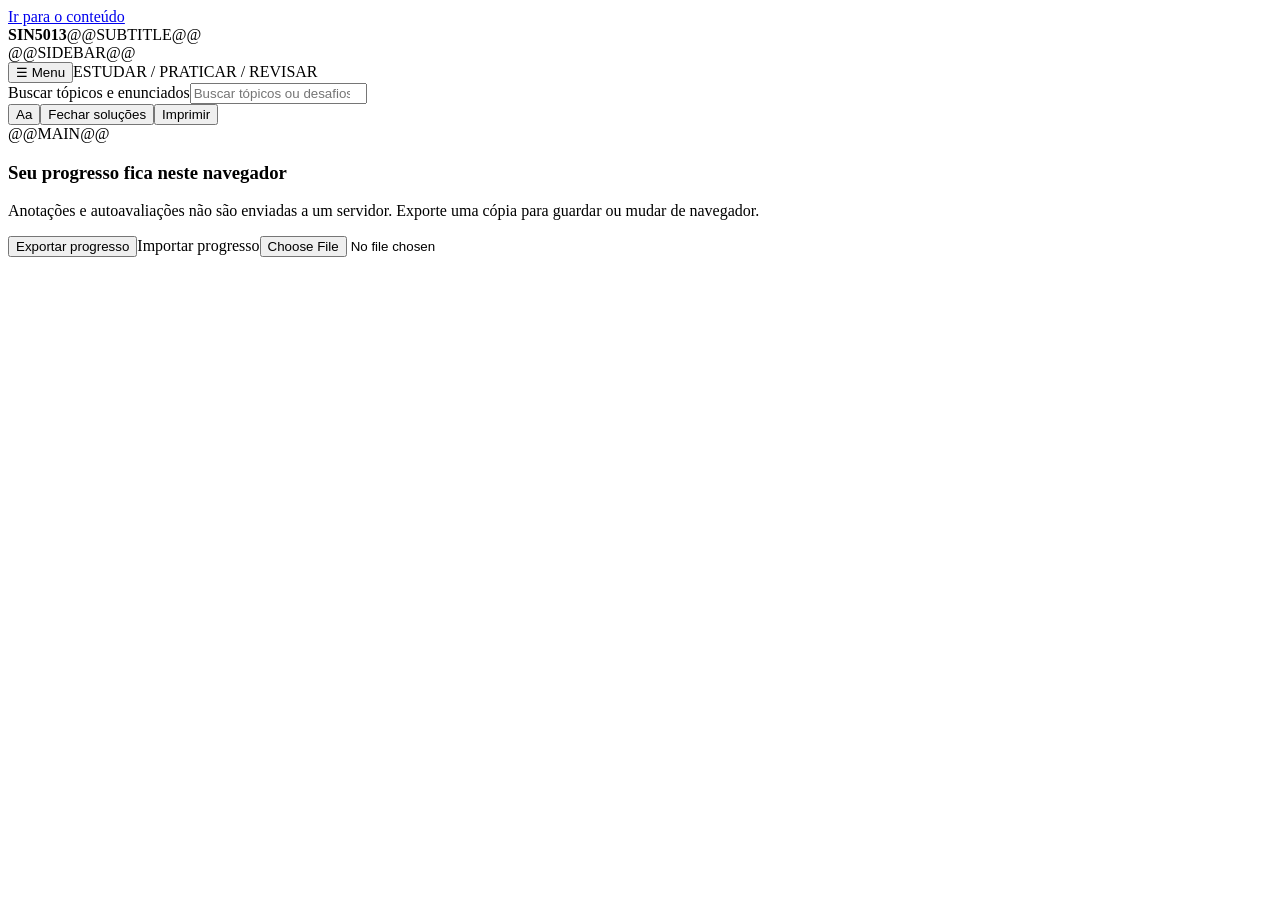
<file: templates/caderno.html>
<!doctype html>
<html lang="pt-BR"><head><meta charset="utf-8"><meta name="viewport" content="width=device-width,initial-scale=1"><title>SIN5013 · @@TITLE@@</title><meta name="description" content="Caderno de estudo de estruturas de dados: teoria, exemplos, exercícios resolvidos e laboratórios offline."><style>@@CSS@@</style></head>
<body><a class="skip" href="#main">Ir para o conteúdo</a><aside id="sidebar" class="sidebar" aria-label="Navegação do caderno"><div class="brand"><strong>SIN5013</strong><span>@@SUBTITLE@@</span></div>@@SIDEBAR@@</aside><div class="shell"><header class="topbar"><button class="mobile-menu" id="menu-toggle" aria-expanded="false">☰ Menu</button><span class="top-label">ESTUDAR / PRATICAR / REVISAR</span><div class="searchbox"><label class="sr-only" for="global-search">Buscar tópicos e enunciados</label><input id="global-search" type="search" placeholder="Buscar tópicos ou desafios…" autocomplete="off"></div><div class="top-actions"><button id="font-toggle" aria-label="Ampliar o texto">Aa</button><button id="close-solutions">Fechar soluções</button><button id="print-page">Imprimir</button></div></header><main id="main"><noscript><style>.page[hidden]{display:block!important}</style><p>Ative JavaScript para navegação, laboratórios e progresso. O conteúdo está disponível abaixo.</p></noscript><div id="storage-warning" class="storage-warning" hidden>O navegador não permitiu salvar. Use Exportar progresso antes de fechar.</div>@@MAIN@@<footer class="transfer"><h3>Seu progresso fica neste navegador</h3><p>Anotações e autoavaliações não são enviadas a um servidor. Exporte uma cópia para guardar ou mudar de navegador.</p><div class="button-row"><button id="export-progress">Exportar progresso</button><label class="file-button" for="import-progress">Importar progresso<input class="sr-only" type="file" id="import-progress" accept="application/json,.json"></label></div></footer></main></div><div id="toast" role="status" aria-live="polite" hidden></div><dialog id="slide-dialog"><button id="close-slide" aria-label="Fechar página ampliada">Fechar ×</button><p id="slide-caption"></p><img id="slide-image" alt=""></dialog><script id="course-data" type="application/json">@@DATA@@</script><script id="slide-data" type="application/json">@@SLIDES@@</script><script>@@JS@@</script></body></html>
</file>
